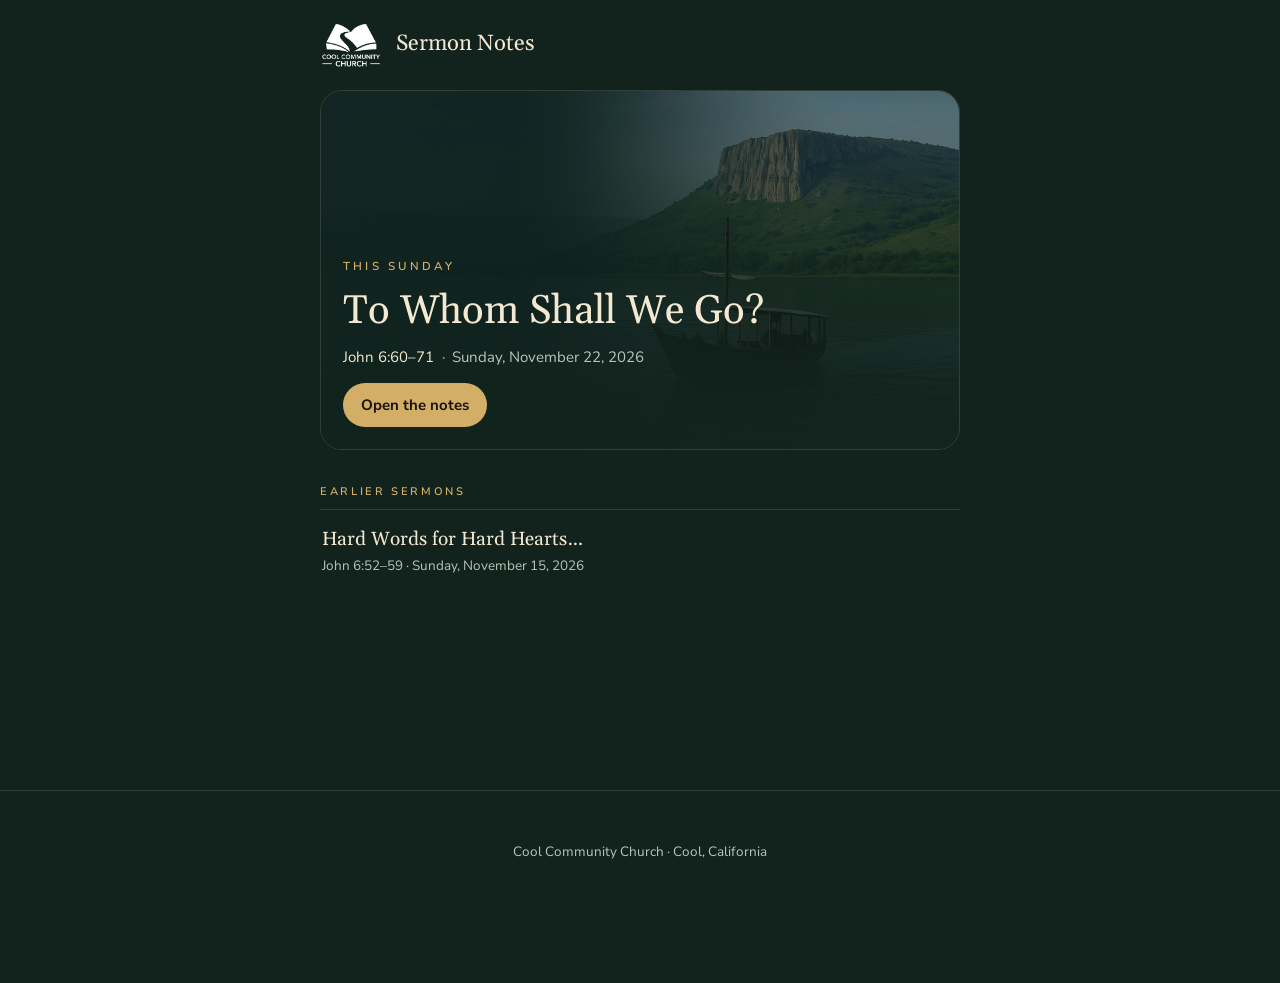
<file: docs/index.html>
<!doctype html>
<html lang="en">
<head>
<meta charset="utf-8">
<meta name="viewport" content="width=device-width, initial-scale=1, viewport-fit=cover">
<title>Sermon Notes · Cool Community Church</title>
<meta name="description" content="Fill-in sermon notes from Cool Community Church.">
<meta name="theme-color" content="#12231d">
<link rel="icon" href="assets/logo.png">
<link rel="preconnect" href="https://fonts.googleapis.com">
<link rel="preconnect" href="https://fonts.gstatic.com" crossorigin>
<link rel="stylesheet" href="https://fonts.googleapis.com/css2?family=Gelasio:ital,wght@0,400;0,700;1,400&family=Nunito+Sans:wght@400;600;700&display=swap">
<link rel="stylesheet" href="assets/notes.css?v=1795109094">
</head>
<body>
<div class="archive-head">
  <img src="assets/logo.png" alt="Cool Community Church">
  <h1>Sermon Notes</h1>
</div>
<main>
  <a class="feature" href="2026-11-22/"><img src="2026-11-22/hero.jpg" alt=""><div class="inner"><p class="eyebrow">This Sunday</p><h2 class="title">To Whom Shall We Go?</h2><p class="meta"><span class="ref">John 6:60–71</span><span class="dot">·</span>Sunday, November 22, 2026</p><span class="go">Open the notes</span></div></a>
  <p class="label">Earlier sermons</p><ul class="list"><li><a href="2026-11-15/"><div class="t">Hard Words for Hard Hearts…</div><div class="m">John 6:52–59 · Sunday, November 15, 2026</div></a></li></ul>
</main>
<footer class="site">
  <div>Cool Community Church · Cool, California</div>
</footer>
</body>
</html>
</file>
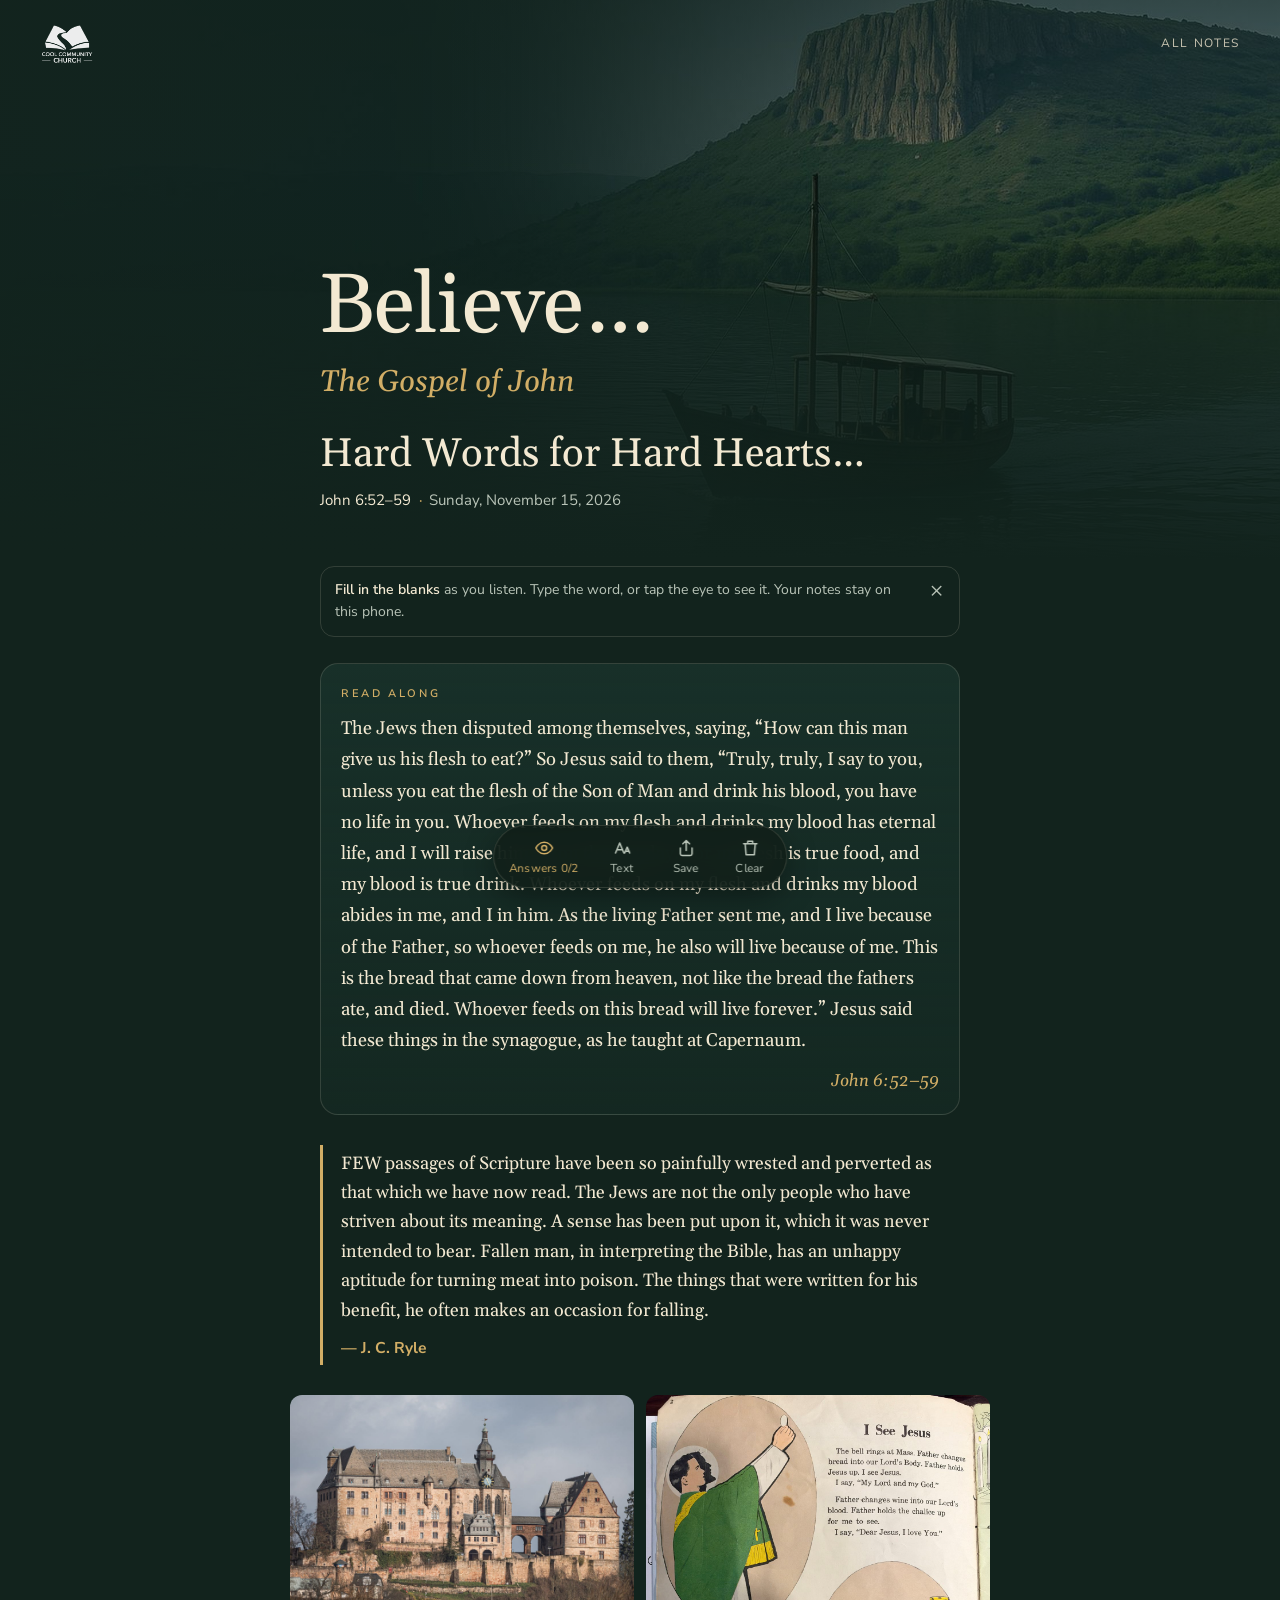
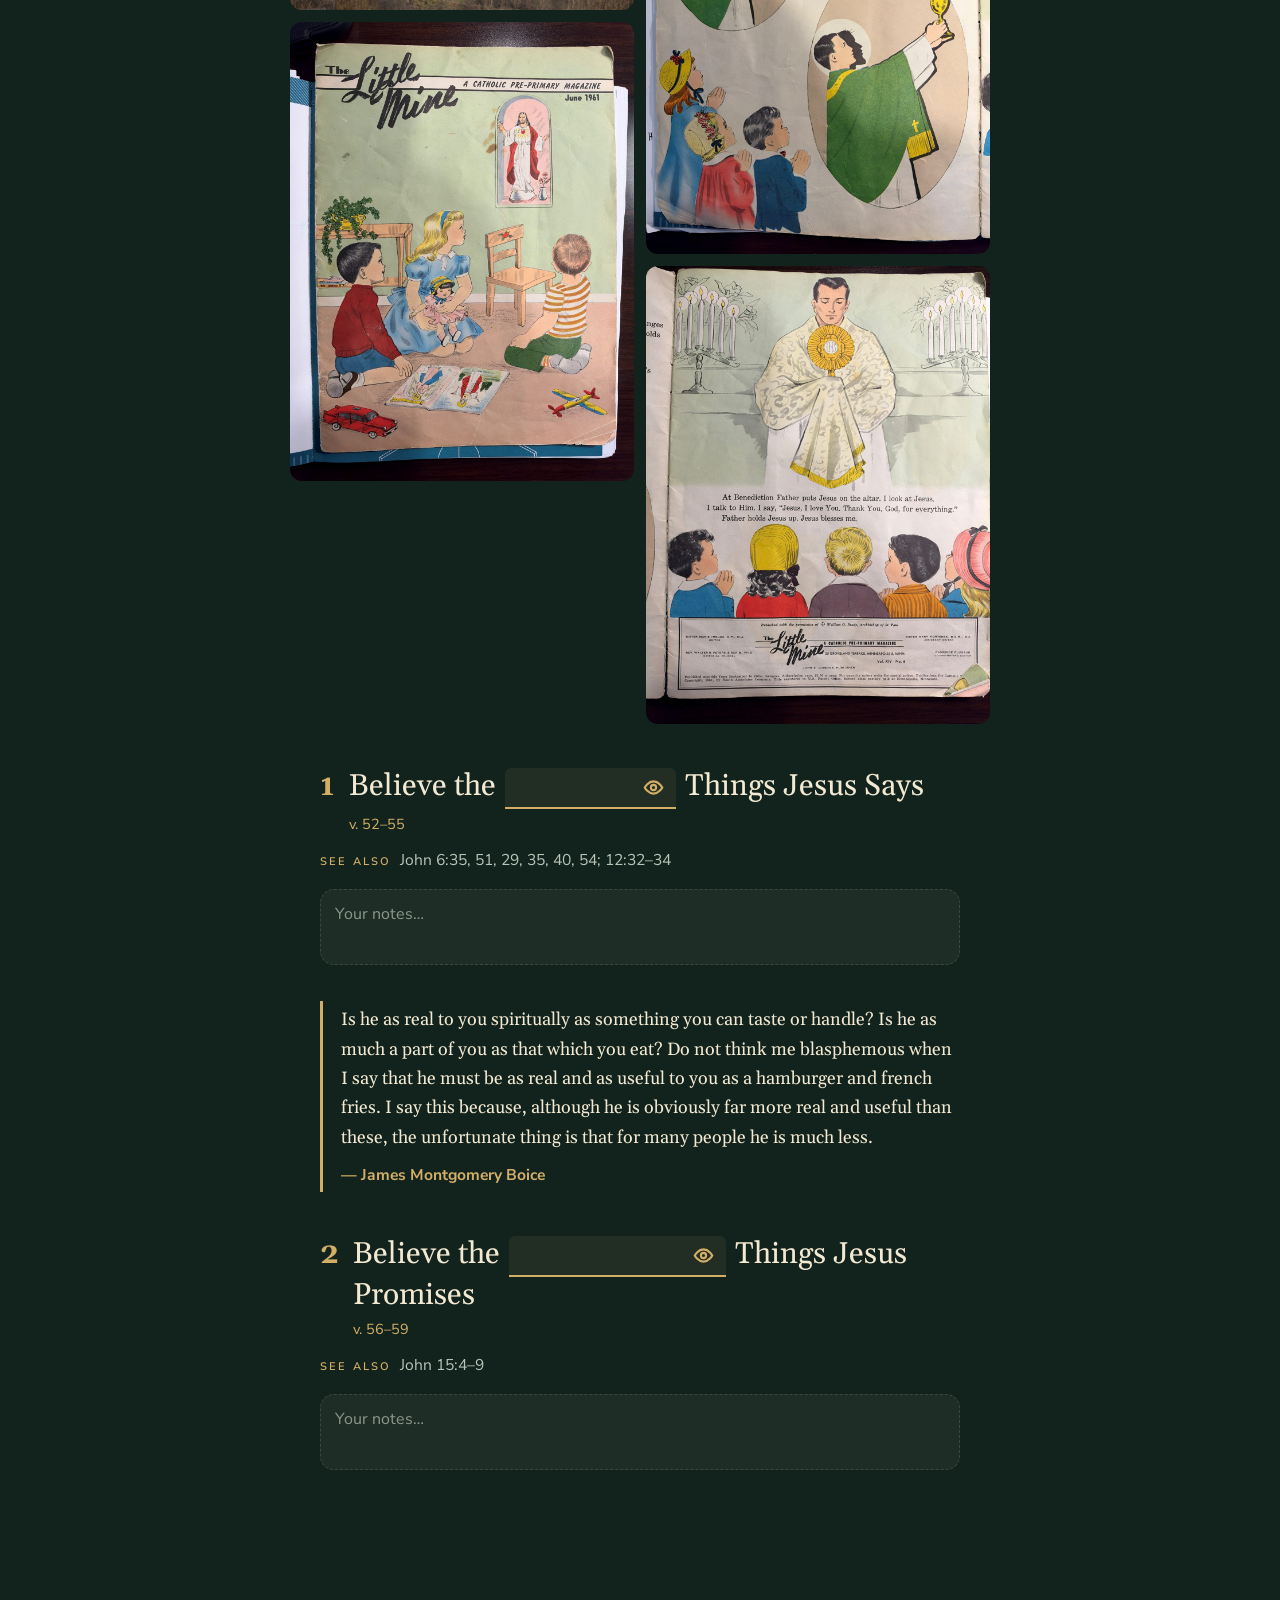
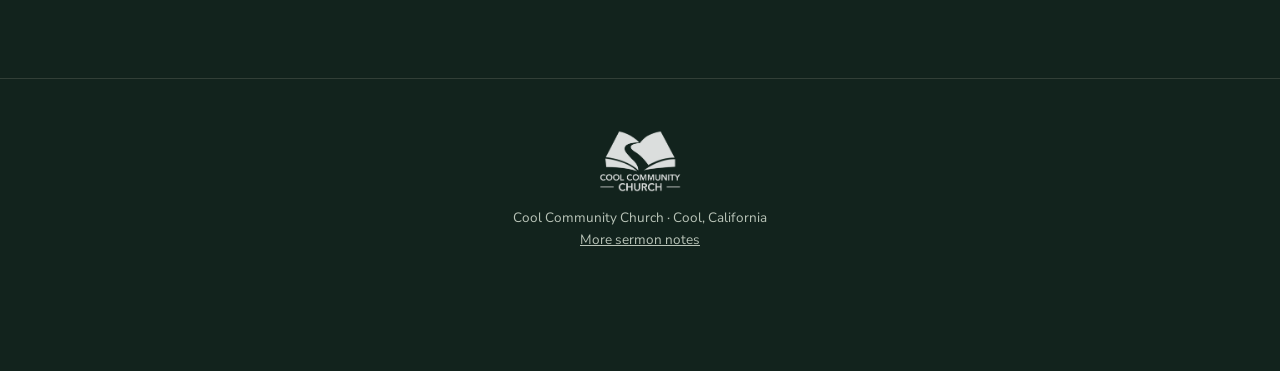
<file: docs/2026-11-15/index.html>
<!doctype html>
<html lang="en">
<head>
<meta charset="utf-8">
<meta name="viewport" content="width=device-width, initial-scale=1, viewport-fit=cover">
<title>Hard Words for Hard Hearts… · Cool Community Church</title>
<meta name="description" content="Sermon notes for Hard Words for Hard Hearts… (John 6:52–59), Cool Community Church.">
<meta name="theme-color" content="#12231d">
<meta property="og:title" content="Hard Words for Hard Hearts…">
<meta property="og:description" content="Sermon notes for Hard Words for Hard Hearts… (John 6:52–59), Cool Community Church.">
<meta property="og:image" content="https://www.drewbuell.com/sermon-notes/2026-11-15/hero.jpg">
<link rel="icon" href="../assets/logo.png">
<link rel="preconnect" href="https://fonts.googleapis.com">
<link rel="preconnect" href="https://fonts.gstatic.com" crossorigin>
<link rel="stylesheet" href="https://fonts.googleapis.com/css2?family=Gelasio:ital,wght@0,400;0,700;1,400&family=Nunito+Sans:wght@400;600;700&display=swap">
<link rel="stylesheet" href="../assets/notes.css?v=1795109094">
<style>:root{ --bg:#12231d; }</style>
</head>
<body data-page="2026-11-15" data-title="Hard Words for Hard Hearts…" data-passage="John 6:52–59" data-date="Sunday, November 15, 2026">
<header class="hero">
  <img class="hero-img" src="hero.jpg" alt="" fetchpriority="high">
  <div class="brand">
    <img src="../assets/logo.png" alt="Cool Community Church">
    <a href="../">All notes</a>
  </div>
  <div class="wrap">
    <p class="series">Believe…</p><p class="subtitle">The Gospel of John</p>
    <h1 class="title">Hard Words for Hard Hearts…</h1>
    <p class="meta"><span class="ref">John 6:52–59</span><span class="dot">·</span><span>Sunday, November 15, 2026</span></p>
  </div>
</header>

<main>
  <div class="how"><div><b>Fill in the blanks</b> as you listen. Type the word, or tap the eye to see it. Your notes stay on this phone.</div><button class="x" type="button" aria-label="Hide this tip">×</button></div>
  <section class="intro"><section class="reading"><p class="label">Read along</p><div class="body"><p>The Jews then disputed among themselves, saying, “How can this man give us his flesh to eat?” So Jesus said to them, “Truly, truly, I say to you, unless you eat the flesh of the Son of Man and drink his blood, you have no life in you. Whoever feeds on my flesh and drinks my blood has eternal life, and I will raise him up on the last day. For my flesh is true food, and my blood is true drink. Whoever feeds on my flesh and drinks my blood abides in me, and I in him. As the living Father sent me, and I live because of the Father, so whoever feeds on me, he also will live because of me. This is the bread that came down from heaven, not like the bread the fathers ate, and died. Whoever feeds on this bread will live forever.” Jesus said these things in the synagogue, as he taught at Capernaum.</p><cite>John 6:52–59</cite></div><button class="more" type="button">Read the whole passage</button></section>
<blockquote class="quote"><p>FEW passages of Scripture have been so painfully wrested and perverted as that which we have now read. The Jews are not the only people who have striven about its meaning. A sense has been put upon it, which it was never intended to bear. Fallen man, in interpreting the Bible, has an unhappy aptitude for turning meat into poison. The things that were written for his benefit, he often makes an occasion for falling.</p><cite>J. C. Ryle</cite></blockquote>
<div class="gallery "><figure><button type="button" aria-label="Enlarge photo"><img src="photo-1.jpg" width="1600" height="1000" alt="Sermon photo" loading="lazy" decoding="async"></button></figure><figure><button type="button" aria-label="Enlarge photo"><img src="photo-2.jpg" width="1200" height="1600" alt="Sermon photo" loading="lazy" decoding="async"></button></figure><figure><button type="button" aria-label="Enlarge photo"><img src="photo-3.jpg" width="1200" height="1600" alt="Sermon photo" loading="lazy" decoding="async"></button></figure><figure><button type="button" aria-label="Enlarge photo"><img src="photo-4.jpg" width="1200" height="1600" alt="Sermon photo" loading="lazy" decoding="async"></button></figure></div></section>
<section class="point" id="point-1"><div class="point-head"><span class="num" aria-hidden="true">1</span><h2>Believe the <span class="blank" data-answer="Hard"><input type="text" aria-label="Blank 1" autocomplete="off" autocorrect="off" autocapitalize="none" spellcheck="false" enterkeyhint="next" style="--len:4"><button class="peek" type="button" aria-label="Show the answer"><svg viewBox="0 0 24 24" fill="none" stroke="currentColor" stroke-width="2.4" stroke-linecap="round"><path d="M2 12s3.6-7 10-7 10 7 10 7-3.6 7-10 7S2 12 2 12z"/><circle cx="12" cy="12" r="3"/></svg></button></span> Things Jesus Says</h2><div class="verses">v. 52–55</div></div>
<p class="see-also"><b>See also</b>John 6:35, 51, 29, 35, 40, 54; 12:32–34</p>
<div class="notes"><textarea rows="2" placeholder="Your notes…" aria-label="Your notes"></textarea></div>
<blockquote class="quote"><p>Is he as real to you spiritually as something you can taste or handle? Is he as much a part of you as that which you eat? Do not think me blasphemous when I say that he must be as real and as useful to you as a hamburger and french fries. I say this because, although he is obviously far more real and useful than these, the unfortunate thing is that for many people he is much less.</p><cite>James Montgomery Boice</cite></blockquote></section>
<section class="point" id="point-2"><div class="point-head"><span class="num" aria-hidden="true">2</span><h2>Believe the <span class="blank" data-answer="Hopeful"><input type="text" aria-label="Blank 2" autocomplete="off" autocorrect="off" autocapitalize="none" spellcheck="false" enterkeyhint="next" style="--len:7"><button class="peek" type="button" aria-label="Show the answer"><svg viewBox="0 0 24 24" fill="none" stroke="currentColor" stroke-width="2.4" stroke-linecap="round"><path d="M2 12s3.6-7 10-7 10 7 10 7-3.6 7-10 7S2 12 2 12z"/><circle cx="12" cy="12" r="3"/></svg></button></span> Things Jesus Promises</h2><div class="verses">v. 56–59</div></div>
<p class="see-also"><b>See also</b>John 15:4–9</p>
<div class="notes"><textarea rows="2" placeholder="Your notes…" aria-label="Your notes"></textarea></div></section>
</main>

<footer class="site">
  <img src="../assets/logo.png" alt="">
  <div>Cool Community Church · Cool, California</div>
  <div><a href="../">More sermon notes</a></div>
</footer>

<nav class="toolbar" aria-label="Notes tools">
  <button type="button" class="primary" data-action="reveal" aria-label="Show all answers"><svg viewBox="0 0 24 24"><path d="M2 12s3.6-7 10-7 10 7 10 7-3.6 7-10 7S2 12 2 12z"/><circle cx="12" cy="12" r="3"/></svg><span>Answers <span class="count" data-count></span></span></button>
  <button type="button" data-action="size" aria-label="Change text size">
    <svg viewBox="0 0 24 24"><path d="M4 18 9 6l5 12M5.6 14h6.8M15 18l3-7 3 7M15.9 16h4.2"/></svg>Text
  </button>
  <button type="button" data-action="share" aria-label="Share or save my notes">
    <svg viewBox="0 0 24 24"><path d="M12 15V3M8 7l4-4 4 4M5 12v7a2 2 0 0 0 2 2h10a2 2 0 0 0 2-2v-7"/></svg>Save
  </button>
  <button type="button" data-action="clear" aria-label="Clear my notes">
    <svg viewBox="0 0 24 24"><path d="M4 7h16M9 7V4h6v3M6 7l1 13h10l1-13"/></svg>Clear
  </button>
</nav>

<dialog class="lightbox" aria-label="Photo viewer">
  <div class="lb-stage"><img alt=""></div>
  <div class="lb-count"></div>
  <div class="lb-cap"></div>
  <button class="lb-close" type="button" aria-label="Close">×</button>
  <button class="lb-nav lb-prev" type="button" aria-label="Previous photo">‹</button>
  <button class="lb-nav lb-next" type="button" aria-label="Next photo">›</button>
</dialog>

<script src="../assets/notes.js?v=1795109094"></script>
</body>
</html>
</file>
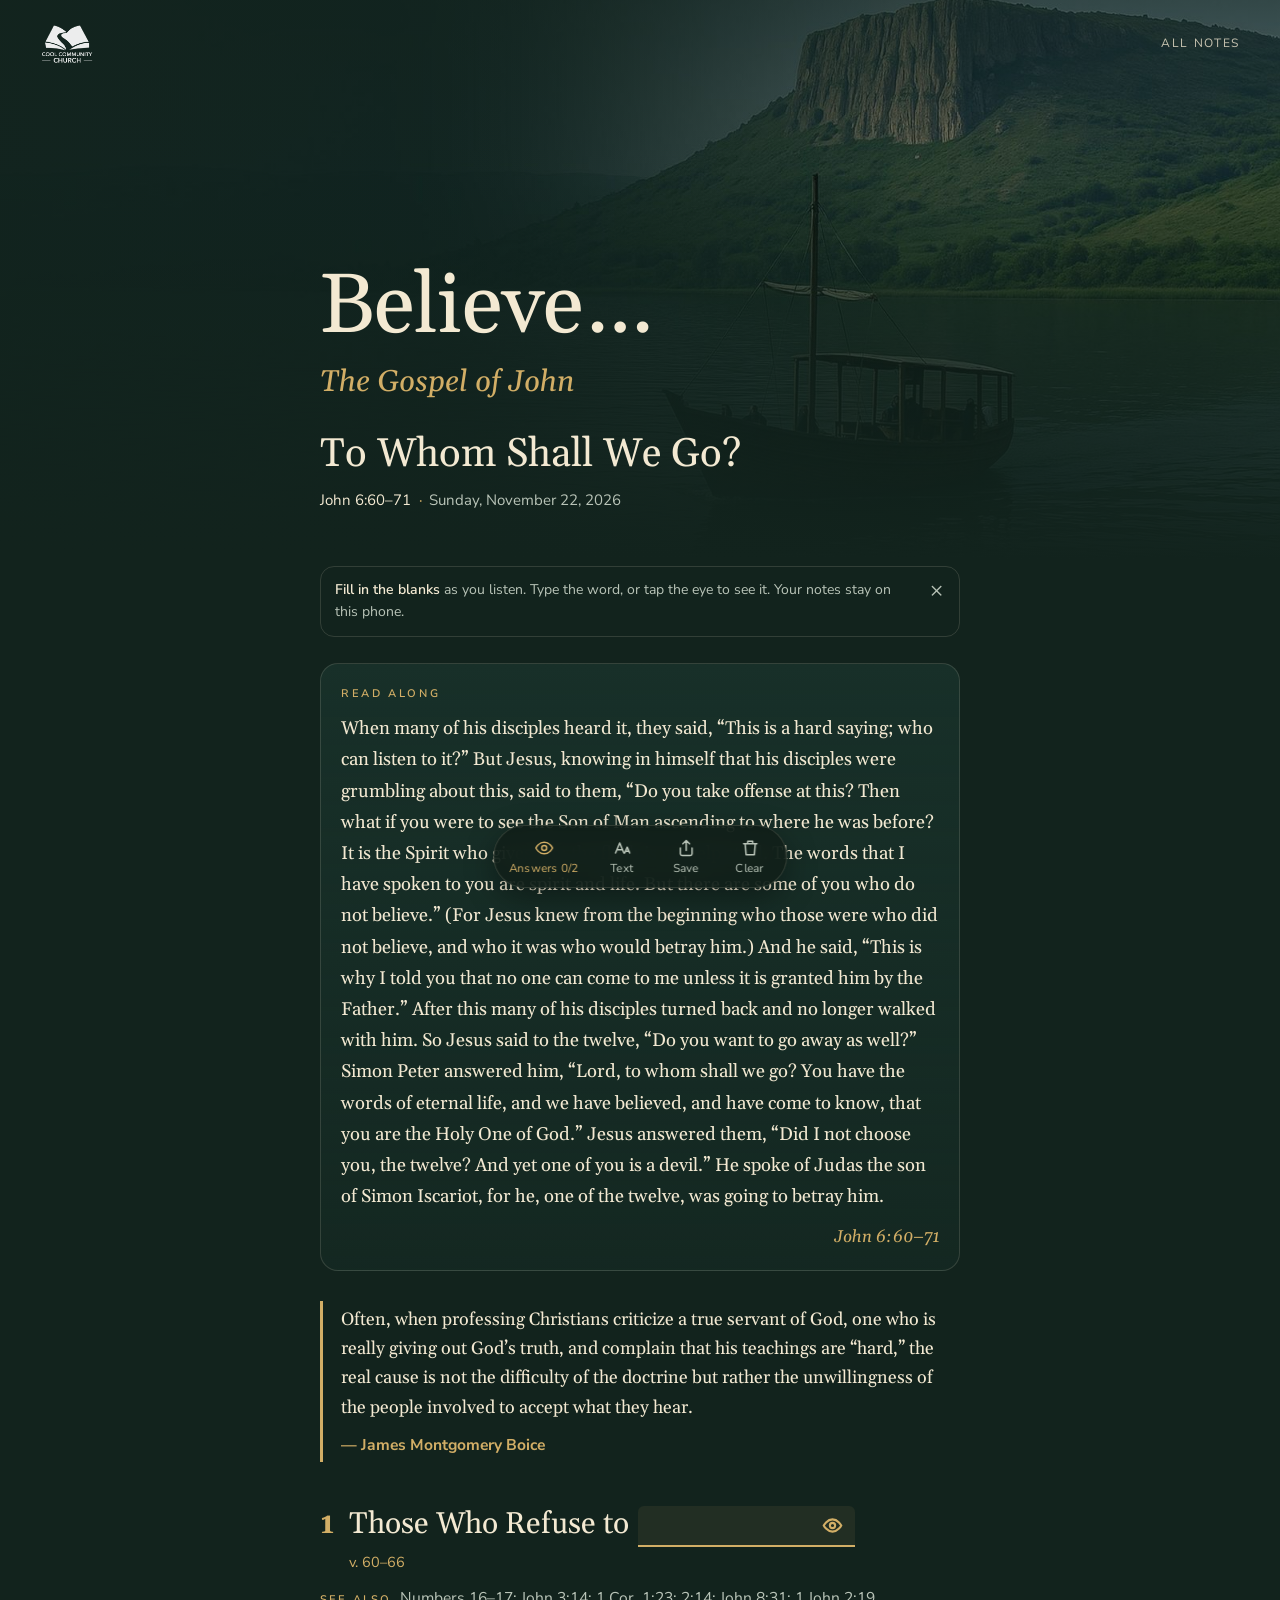
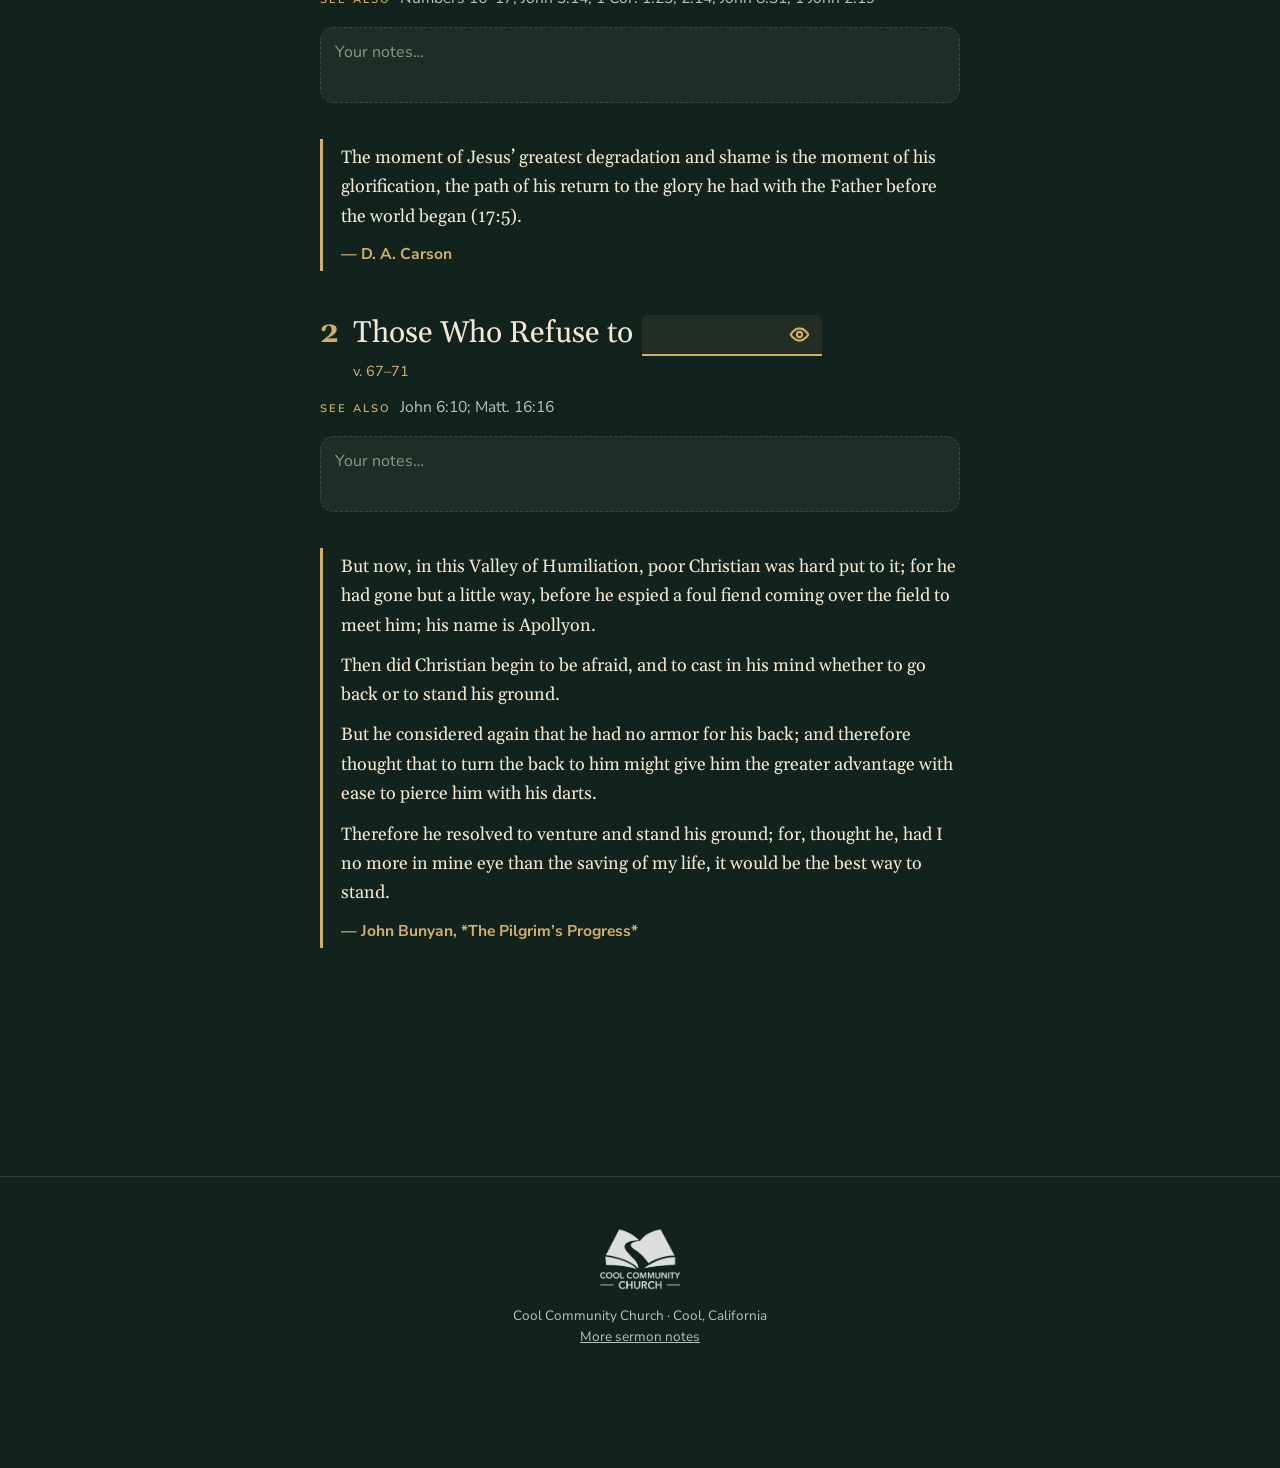
<file: docs/2026-11-22/index.html>
<!doctype html>
<html lang="en">
<head>
<meta charset="utf-8">
<meta name="viewport" content="width=device-width, initial-scale=1, viewport-fit=cover">
<title>To Whom Shall We Go? · Cool Community Church</title>
<meta name="description" content="Sermon notes for To Whom Shall We Go? (John 6:60–71), Cool Community Church.">
<meta name="theme-color" content="#12231d">
<meta property="og:title" content="To Whom Shall We Go?">
<meta property="og:description" content="Sermon notes for To Whom Shall We Go? (John 6:60–71), Cool Community Church.">
<meta property="og:image" content="https://www.drewbuell.com/sermon-notes/2026-11-22/hero.jpg">
<link rel="icon" href="../assets/logo.png">
<link rel="preconnect" href="https://fonts.googleapis.com">
<link rel="preconnect" href="https://fonts.gstatic.com" crossorigin>
<link rel="stylesheet" href="https://fonts.googleapis.com/css2?family=Gelasio:ital,wght@0,400;0,700;1,400&family=Nunito+Sans:wght@400;600;700&display=swap">
<link rel="stylesheet" href="../assets/notes.css?v=1795109094">
<style>:root{ --bg:#12231d; }</style>
</head>
<body data-page="2026-11-22" data-title="To Whom Shall We Go?" data-passage="John 6:60–71" data-date="Sunday, November 22, 2026">
<header class="hero">
  <img class="hero-img" src="hero.jpg" alt="" fetchpriority="high">
  <div class="brand">
    <img src="../assets/logo.png" alt="Cool Community Church">
    <a href="../">All notes</a>
  </div>
  <div class="wrap">
    <p class="series">Believe…</p><p class="subtitle">The Gospel of John</p>
    <h1 class="title">To Whom Shall We Go?</h1>
    <p class="meta"><span class="ref">John 6:60–71</span><span class="dot">·</span><span>Sunday, November 22, 2026</span></p>
  </div>
</header>

<main>
  <div class="how"><div><b>Fill in the blanks</b> as you listen. Type the word, or tap the eye to see it. Your notes stay on this phone.</div><button class="x" type="button" aria-label="Hide this tip">×</button></div>
  <section class="intro"><section class="reading"><p class="label">Read along</p><div class="body"><p>When many of his disciples heard it, they said, “This is a hard saying; who can listen to it?” But Jesus, knowing in himself that his disciples were grumbling about this, said to them, “Do you take offense at this? Then what if you were to see the Son of Man ascending to where he was before? It is the Spirit who gives life; the flesh is no help at all. The words that I have spoken to you are spirit and life. But there are some of you who do not believe.” (For Jesus knew from the beginning who those were who did not believe, and who it was who would betray him.) And he said, “This is why I told you that no one can come to me unless it is granted him by the Father.” After this many of his disciples turned back and no longer walked with him. So Jesus said to the twelve, “Do you want to go away as well?” Simon Peter answered him, “Lord, to whom shall we go? You have the words of eternal life, and we have believed, and have come to know, that you are the Holy One of God.” Jesus answered them, “Did I not choose you, the twelve? And yet one of you is a devil.” He spoke of Judas the son of Simon Iscariot, for he, one of the twelve, was going to betray him.</p><cite>John 6:60–71</cite></div><button class="more" type="button">Read the whole passage</button></section>
<blockquote class="quote"><p>Often, when professing Christians criticize a true servant of God, one who is really giving out God’s truth, and complain that his teachings are “hard,” the real cause is not the difficulty of the doctrine but rather the unwillingness of the people involved to accept what they hear.</p><cite>James Montgomery Boice</cite></blockquote></section>
<section class="point" id="point-1"><div class="point-head"><span class="num" aria-hidden="true">1</span><h2>Those Who Refuse to <span class="blank" data-answer="Believe"><input type="text" aria-label="Blank 1" autocomplete="off" autocorrect="off" autocapitalize="none" spellcheck="false" enterkeyhint="next" style="--len:7"><button class="peek" type="button" aria-label="Show the answer"><svg viewBox="0 0 24 24" fill="none" stroke="currentColor" stroke-width="2.4" stroke-linecap="round"><path d="M2 12s3.6-7 10-7 10 7 10 7-3.6 7-10 7S2 12 2 12z"/><circle cx="12" cy="12" r="3"/></svg></button></span></h2><div class="verses">v. 60–66</div></div>
<p class="see-also"><b>See also</b>Numbers 16–17; John 3:14; 1 Cor. 1:23; 2:14; John 8:31; 1 John 2:19</p>
<div class="notes"><textarea rows="2" placeholder="Your notes…" aria-label="Your notes"></textarea></div>
<blockquote class="quote"><p>The moment of Jesus’ greatest degradation and shame is the moment of his glorification, the path of his return to the glory he had with the Father before the world began (17:5).</p><cite>D. A. Carson</cite></blockquote></section>
<section class="point" id="point-2"><div class="point-head"><span class="num" aria-hidden="true">2</span><h2>Those Who Refuse to <span class="blank" data-answer="Leave"><input type="text" aria-label="Blank 2" autocomplete="off" autocorrect="off" autocapitalize="none" spellcheck="false" enterkeyhint="next" style="--len:5"><button class="peek" type="button" aria-label="Show the answer"><svg viewBox="0 0 24 24" fill="none" stroke="currentColor" stroke-width="2.4" stroke-linecap="round"><path d="M2 12s3.6-7 10-7 10 7 10 7-3.6 7-10 7S2 12 2 12z"/><circle cx="12" cy="12" r="3"/></svg></button></span></h2><div class="verses">v. 67–71</div></div>
<p class="see-also"><b>See also</b>John 6:10; Matt. 16:16</p>
<div class="notes"><textarea rows="2" placeholder="Your notes…" aria-label="Your notes"></textarea></div>
<blockquote class="quote"><p>But now, in this Valley of Humiliation, poor Christian was hard put to it; for he had gone but a little way, before he espied a foul fiend coming over the field to meet him; his name is Apollyon.</p><p>Then did Christian begin to be afraid, and to cast in his mind whether to go back or to stand his ground.</p><p>But he considered again that he had no armor for his back; and therefore thought that to turn the back to him might give him the greater advantage with ease to pierce him with his darts.</p><p>Therefore he resolved to venture and stand his ground; for, thought he, had I no more in mine eye than the saving of my life, it would be the best way to stand.</p><cite>John Bunyan, *The Pilgrim’s Progress*</cite></blockquote></section>
</main>

<footer class="site">
  <img src="../assets/logo.png" alt="">
  <div>Cool Community Church · Cool, California</div>
  <div><a href="../">More sermon notes</a></div>
</footer>

<nav class="toolbar" aria-label="Notes tools">
  <button type="button" class="primary" data-action="reveal" aria-label="Show all answers"><svg viewBox="0 0 24 24"><path d="M2 12s3.6-7 10-7 10 7 10 7-3.6 7-10 7S2 12 2 12z"/><circle cx="12" cy="12" r="3"/></svg><span>Answers <span class="count" data-count></span></span></button>
  <button type="button" data-action="size" aria-label="Change text size">
    <svg viewBox="0 0 24 24"><path d="M4 18 9 6l5 12M5.6 14h6.8M15 18l3-7 3 7M15.9 16h4.2"/></svg>Text
  </button>
  <button type="button" data-action="share" aria-label="Share or save my notes">
    <svg viewBox="0 0 24 24"><path d="M12 15V3M8 7l4-4 4 4M5 12v7a2 2 0 0 0 2 2h10a2 2 0 0 0 2-2v-7"/></svg>Save
  </button>
  <button type="button" data-action="clear" aria-label="Clear my notes">
    <svg viewBox="0 0 24 24"><path d="M4 7h16M9 7V4h6v3M6 7l1 13h10l1-13"/></svg>Clear
  </button>
</nav>

<dialog class="lightbox" aria-label="Photo viewer">
  <div class="lb-stage"><img alt=""></div>
  <div class="lb-count"></div>
  <div class="lb-cap"></div>
  <button class="lb-close" type="button" aria-label="Close">×</button>
  <button class="lb-nav lb-prev" type="button" aria-label="Previous photo">‹</button>
  <button class="lb-nav lb-next" type="button" aria-label="Next photo">›</button>
</dialog>

<script src="../assets/notes.js?v=1795109094"></script>
</body>
</html>
</file>
<file: docs/assets/notes.css>
/* Cool Community Church sermon notes.
   Colors come from the sermon slides (deep green, cream, gold); each sermon
   can override --bg and --accent in its notes.txt. Type: Georgia-style serif
   for headings and Scripture (as on the slides), Avenir-style sans for
   everything else (CCC brand guide). */
:root {
  --bg: #12231d;
  --bg-2: #183029;
  --card: rgba(243, 233, 210, 0.05);
  --line: rgba(243, 233, 210, 0.14);
  --text: #f3e9d2;
  --muted: #b9c4b8;
  --accent: #d2ae66;
  --accent-ink: #1a140a;
  --good: #9fd3a8;
  --serif: Georgia, "Gelasio", "Times New Roman", serif;
  --sans: "Avenir Next", Avenir, "Nunito Sans", "Helvetica Neue", Arial, sans-serif;
  --scale: 1;
  color-scheme: dark;
}
* { box-sizing: border-box; }
html { -webkit-text-size-adjust: 100%; }
body {
  margin: 0;
  background: var(--bg);
  color: var(--text);
  font-family: var(--sans);
  font-size: calc(17px * var(--scale));
  line-height: 1.6;
  -webkit-font-smoothing: antialiased;
}
img { max-width: 100%; display: block; }
a { color: var(--accent); }
button { font: inherit; color: inherit; }

/* ---------- Hero ---------- */
.hero {
  position: relative;
  min-height: min(72vh, 600px);
  display: flex;
  flex-direction: column;
  justify-content: flex-end;
  padding: 20px 22px 34px;
  overflow: hidden;
  isolation: isolate;
}
.hero-img {
  position: absolute; inset: 0; z-index: -2;
  width: 100%; height: 100%;
  object-fit: cover; object-position: 72% center;
}
.hero::before {
  content: ""; position: absolute; inset: 0; z-index: -1;
  background:
    linear-gradient(180deg, rgba(18,35,29,.55) 0%, rgba(18,35,29,.05) 30%, rgba(18,35,29,.65) 62%, var(--bg) 100%),
    linear-gradient(90deg, rgba(18,35,29,.75) 0%, rgba(18,35,29,0) 70%);
}
.hero.no-img { min-height: 0; padding-top: 80px; background: radial-gradient(120% 90% at 80% 0%, var(--bg-2), var(--bg)); }
.brand {
  position: absolute; top: 16px; left: 18px; right: 18px;
  display: flex; align-items: center; justify-content: space-between;
}
.brand img { height: 40px; width: auto; opacity: .92; }
.brand a { text-decoration: none; font-size: 12px; letter-spacing: .14em; text-transform: uppercase; color: var(--text); opacity: .8; padding: 8px 0 8px 12px; }
.eyebrow {
  font-family: var(--sans); font-weight: 600;
  font-size: 11.5px; letter-spacing: .28em; text-transform: uppercase;
  color: var(--accent); margin: 0 0 14px;
}
.series {
  font-family: var(--serif); font-weight: 400;
  font-size: clamp(48px, 15vw, 84px); line-height: 1; margin: 0;
  letter-spacing: -.01em;
}
.subtitle {
  font-family: var(--serif); font-style: italic; color: var(--accent);
  font-size: clamp(21px, 6vw, 30px); margin: 8px 0 26px;
}
.title {
  font-family: var(--serif); font-weight: 400;
  font-size: calc(clamp(26px, 7.4vw, 40px) * var(--scale)); line-height: 1.15; margin: 0;
}
.meta { margin: 10px 0 0; color: var(--muted); font-size: 15px; }
.meta .ref { color: var(--text); }
.meta .dot { margin: 0 .5em; color: var(--accent); }

/* ---------- Layout ---------- */
main { max-width: 680px; margin: 0 auto; padding: 0 20px 140px; }
.how {
  display: flex; gap: 12px; align-items: flex-start;
  font-size: 14px; color: var(--muted);
  border: 1px solid var(--line); border-radius: 14px;
  padding: 12px 14px; margin: 6px 0 26px;
}
.how b { color: var(--text); font-weight: 600; }
.how .x { margin-left: auto; background: none; border: 0; color: var(--muted); font-size: 22px; line-height: 1; padding: 0 2px 4px 10px; cursor: pointer; }

/* ---------- Scripture reading ---------- */
.reading {
  position: relative;
  background: linear-gradient(180deg, var(--bg-2), rgba(24,48,41,.4));
  border: 1px solid var(--line); border-radius: 18px;
  padding: 22px 20px 18px; margin: 0 0 30px;
}
.label, .reading p.label {
  font-family: var(--sans); line-height: 1.4;
  font-weight: 600; font-size: 11px; letter-spacing: .24em; text-transform: uppercase;
  color: var(--accent); margin: 0 0 10px;
}
.reading p { font-family: var(--serif); font-size: 1.08em; line-height: 1.7; margin: 0 0 .8em; }
.reading cite { display: block; font-style: normal; font-family: var(--serif); font-style: italic; color: var(--accent); text-align: right; }
.reading.collapsed .body { max-height: 11.5em; overflow: hidden; -webkit-mask-image: linear-gradient(180deg, #000 55%, transparent); mask-image: linear-gradient(180deg, #000 55%, transparent); }
.more { display: none; margin: 6px auto 0; background: none; border: 1px solid var(--line); border-radius: 99px; padding: 6px 16px; font-size: 14px; color: var(--accent); cursor: pointer; }
.reading.collapsible .more { display: block; }

/* ---------- Points ---------- */
.point { margin: 44px 0 0; }
.point-head { display: grid; grid-template-columns: auto 1fr; column-gap: 14px; align-items: baseline; }
.num {
  font-family: var(--serif); font-weight: 700; color: var(--accent);
  font-size: calc(30px * var(--scale)); line-height: 1;
}
.point h2 {
  font-family: var(--serif); font-weight: 400;
  font-size: calc(clamp(23px, 6.4vw, 30px) * var(--scale)); line-height: 1.25; margin: 0;
}
.verses { grid-column: 2; color: var(--accent); font-size: 14.5px; margin-top: 4px; }
.see-also { margin: 14px 0 0; font-size: .92em; color: var(--muted); }
.see-also b { color: var(--accent); font-weight: 600; font-size: 11px; letter-spacing: .2em; text-transform: uppercase; margin-right: 8px; }
h3 { font-family: var(--serif); font-style: italic; font-weight: 400; font-size: 1.2em; color: var(--text); margin: 26px 0 8px; }
.point p, .intro p { margin: 12px 0; }
ul, ol { padding-left: 1.3em; }
li { margin: 6px 0; }
li::marker { color: var(--accent); }
hr.rule { border: 0; height: 1px; background: var(--line); margin: 40px 0 0; }

/* ---------- Blanks ---------- */
.blank {
  display: inline-flex; align-items: stretch; vertical-align: baseline;
  margin: 0 2px; position: relative;
}
.blank input {
  font: inherit; color: var(--text);
  width: calc(var(--len) * .62em + 1.4em); min-width: 4.2em; max-width: 72vw;
  padding: 0 .25em 1px; margin: 0;
  background: rgba(210, 174, 102, .08);
  border: 0; border-bottom: 2px solid var(--accent);
  border-radius: 6px 0 0 0;
  outline: none; text-align: center;
  transition: background .2s, color .2s;
}
.blank input:focus { background: rgba(210, 174, 102, .18); }
.blank .peek {
  border: 0; border-bottom: 2px solid var(--accent); border-radius: 0 6px 0 0;
  background: rgba(210, 174, 102, .08); color: var(--accent);
  width: 1.5em; padding: 0; cursor: pointer; display: grid; place-items: center;
  font-size: inherit;
}
.blank .peek svg { width: .7em; height: .7em; }
.blank.correct input, .blank.revealed input { color: var(--accent); font-weight: 600; background: transparent; }
.blank.correct .peek, .blank.revealed .peek { display: none; }
.blank.correct input, .blank.revealed input { border-bottom-color: transparent; border-radius: 0; }
.blank.correct input, .blank.revealed input { min-width: 0; width: calc(var(--len) * .6em + .5em); padding: 0; }
.blank.correct input { animation: pop .35s ease; }
@keyframes pop { 50% { transform: scale(1.08); } }
h2 .blank input { font-family: var(--serif); }

/* ---------- Notes ---------- */
.notes { margin: 16px 0 0; position: relative; }
.notes textarea {
  width: 100%; min-height: 3.4em; resize: none; overflow: hidden;
  font: inherit; font-size: 16px; line-height: 1.55; color: var(--text);
  background: var(--card);
  border: 1px dashed var(--line); border-radius: 14px;
  padding: 12px 14px; outline: none;
  transition: border-color .2s, background .2s;
}
.notes textarea::placeholder { color: var(--muted); opacity: .7; }
.notes textarea:focus { border-style: solid; border-color: var(--accent); background: rgba(243,233,210,.07); }

/* ---------- Quotes ---------- */
.quote {
  margin: 28px 0; padding: 4px 0 4px 18px;
  border-left: 3px solid var(--accent);
}
.quote p { font-family: var(--serif); font-size: 1.05em; line-height: 1.65; margin: 0 0 .6em; }
.quote cite { display: block; font-style: normal; font-weight: 700; color: var(--accent); font-size: .92em; }
.quote cite::before { content: "— "; }

/* ---------- Images ---------- */
.gallery { columns: 2; column-gap: 8px; margin: 26px -6px; }
.gallery.one { columns: 1; }
.gallery figure { margin: 0 0 8px; break-inside: avoid; }
.gallery button { all: unset; display: block; cursor: zoom-in; border-radius: 12px; overflow: hidden; background: #0b1612; width: 100%; }
.gallery img { width: 100%; height: auto; }
.gallery button:focus-visible { outline: 2px solid var(--accent); outline-offset: 2px; }
.gallery figcaption { font-size: 13px; color: var(--muted); padding: 6px 4px 0; }

dialog.lightbox {
  border: 0; padding: 0; margin: 0; max-width: none; max-height: none;
  width: 100vw; height: 100dvh; background: rgba(5, 10, 8, .96); color: var(--text);
}
dialog.lightbox::backdrop { background: rgba(5, 10, 8, .96); }
.lb-stage { position: absolute; inset: 0; display: grid; place-items: center; padding: 56px 8px 70px; touch-action: pan-y pinch-zoom; }
.lb-stage img { max-width: 100%; max-height: 100%; object-fit: contain; border-radius: 4px; }
.lb-close, .lb-nav { position: absolute; background: rgba(243,233,210,.1); border: 0; border-radius: 99px; width: 44px; height: 44px; display: grid; place-items: center; cursor: pointer; color: var(--text); }
.lb-close { top: 12px; right: 12px; font-size: 26px; line-height: 1; }
.lb-nav { bottom: 16px; font-size: 22px; }
.lb-prev { left: calc(50% - 60px); }
.lb-next { left: calc(50% + 16px); }
.lb-count { position: absolute; top: 22px; left: 0; right: 0; text-align: center; font-size: 13px; color: var(--muted); pointer-events: none; }
.lb-cap { position: absolute; bottom: 74px; left: 16px; right: 16px; text-align: center; font-size: 14px; color: var(--muted); }

/* ---------- Toolbar ---------- */
.toolbar {
  position: fixed; left: 50%; transform: translateX(-50%);
  bottom: max(12px, env(safe-area-inset-bottom));
  display: flex; gap: 2px; padding: 5px;
  background: rgba(14, 28, 23, .86);
  -webkit-backdrop-filter: blur(14px); backdrop-filter: blur(14px);
  border: 1px solid var(--line); border-radius: 99px;
  box-shadow: 0 10px 30px rgba(0,0,0,.35);
  z-index: 10; max-width: calc(100vw - 24px);
}
.toolbar button {
  background: none; border: 0; border-radius: 99px; cursor: pointer;
  display: flex; flex-direction: column; align-items: center; gap: 1px;
  min-width: 62px; padding: 7px 10px 5px; white-space: nowrap;
  font-size: 11.5px; letter-spacing: .02em; color: var(--muted);
}
.toolbar button:hover, .toolbar button:focus-visible { background: rgba(243,233,210,.08); color: var(--text); outline: none; }
.toolbar svg { width: 20px; height: 20px; stroke: currentColor; fill: none; stroke-width: 1.8; stroke-linecap: round; stroke-linejoin: round; }
.toolbar .primary { color: var(--accent); }
.toolbar .count { font-variant-numeric: tabular-nums; }

.toast {
  position: fixed; left: 50%; bottom: 86px; transform: translate(-50%, 20px);
  background: var(--text); color: var(--accent-ink); font-size: 14px; font-weight: 600;
  padding: 10px 16px; border-radius: 99px; opacity: 0; pointer-events: none;
  transition: opacity .25s, transform .25s; z-index: 20; white-space: nowrap;
}
.toast.show { opacity: 1; transform: translate(-50%, 0); }

/* ---------- Footer ---------- */
footer.site {
  text-align: center; color: var(--muted); font-size: 13.5px;
  padding: 50px 20px 120px; border-top: 1px solid var(--line); margin-top: 60px;
}
footer.site img { height: 64px; width: auto; margin: 0 auto 14px; opacity: .85; }
footer.site a { color: var(--muted); }

/* ---------- Archive (index) ---------- */
.archive-head { padding: 22px 20px 0; max-width: 680px; margin: 0 auto; display: flex; align-items: center; gap: 14px; }
.archive-head img { height: 46px; width: auto; }
.archive-head h1 { font-family: var(--serif); font-weight: 400; font-size: 22px; margin: 0; }
.feature { display: block; text-decoration: none; color: var(--text); border-radius: 22px; overflow: hidden; position: relative; margin: 22px 0 34px; min-height: 360px; isolation: isolate; border: 1px solid var(--line); }
.feature img { position: absolute; inset: 0; width: 100%; height: 100%; object-fit: cover; object-position: 72% center; z-index: -2; }
.feature::before { content: ""; position: absolute; inset: 0; z-index: -1; background: linear-gradient(180deg, rgba(18,35,29,.1) 20%, rgba(18,35,29,.95) 85%); }
.feature .inner { position: absolute; left: 0; right: 0; bottom: 0; padding: 22px; }
.feature .go { display: inline-block; margin-top: 14px; background: var(--accent); color: var(--accent-ink); font-weight: 700; padding: 10px 18px; border-radius: 99px; font-size: 15px; }
.list { list-style: none; padding: 0; margin: 0; }
.list li { margin: 0; border-top: 1px solid var(--line); }
.list a { display: block; padding: 14px 2px; text-decoration: none; color: var(--text); }
.list .t { font-family: var(--serif); font-size: 19px; }
.list .m { font-size: 13.5px; color: var(--muted); }

@media (min-width: 760px) {
  .hero { padding: 28px 48px 48px; min-height: 560px; }
  .brand { left: 40px; right: 40px; top: 24px; }
  .hero .wrap { max-width: 640px; width: 100%; margin: 0 auto; }
  .gallery { margin: 30px -30px; column-gap: 12px; }
  .gallery figure { margin-bottom: 12px; }
}
@media (prefers-reduced-motion: reduce) { * { animation: none !important; transition: none !important; } }
@media print {
  .toolbar, .how, .brand, .peek { display: none !important; }
  body { background: #fff; color: #000; }
}
</file>
